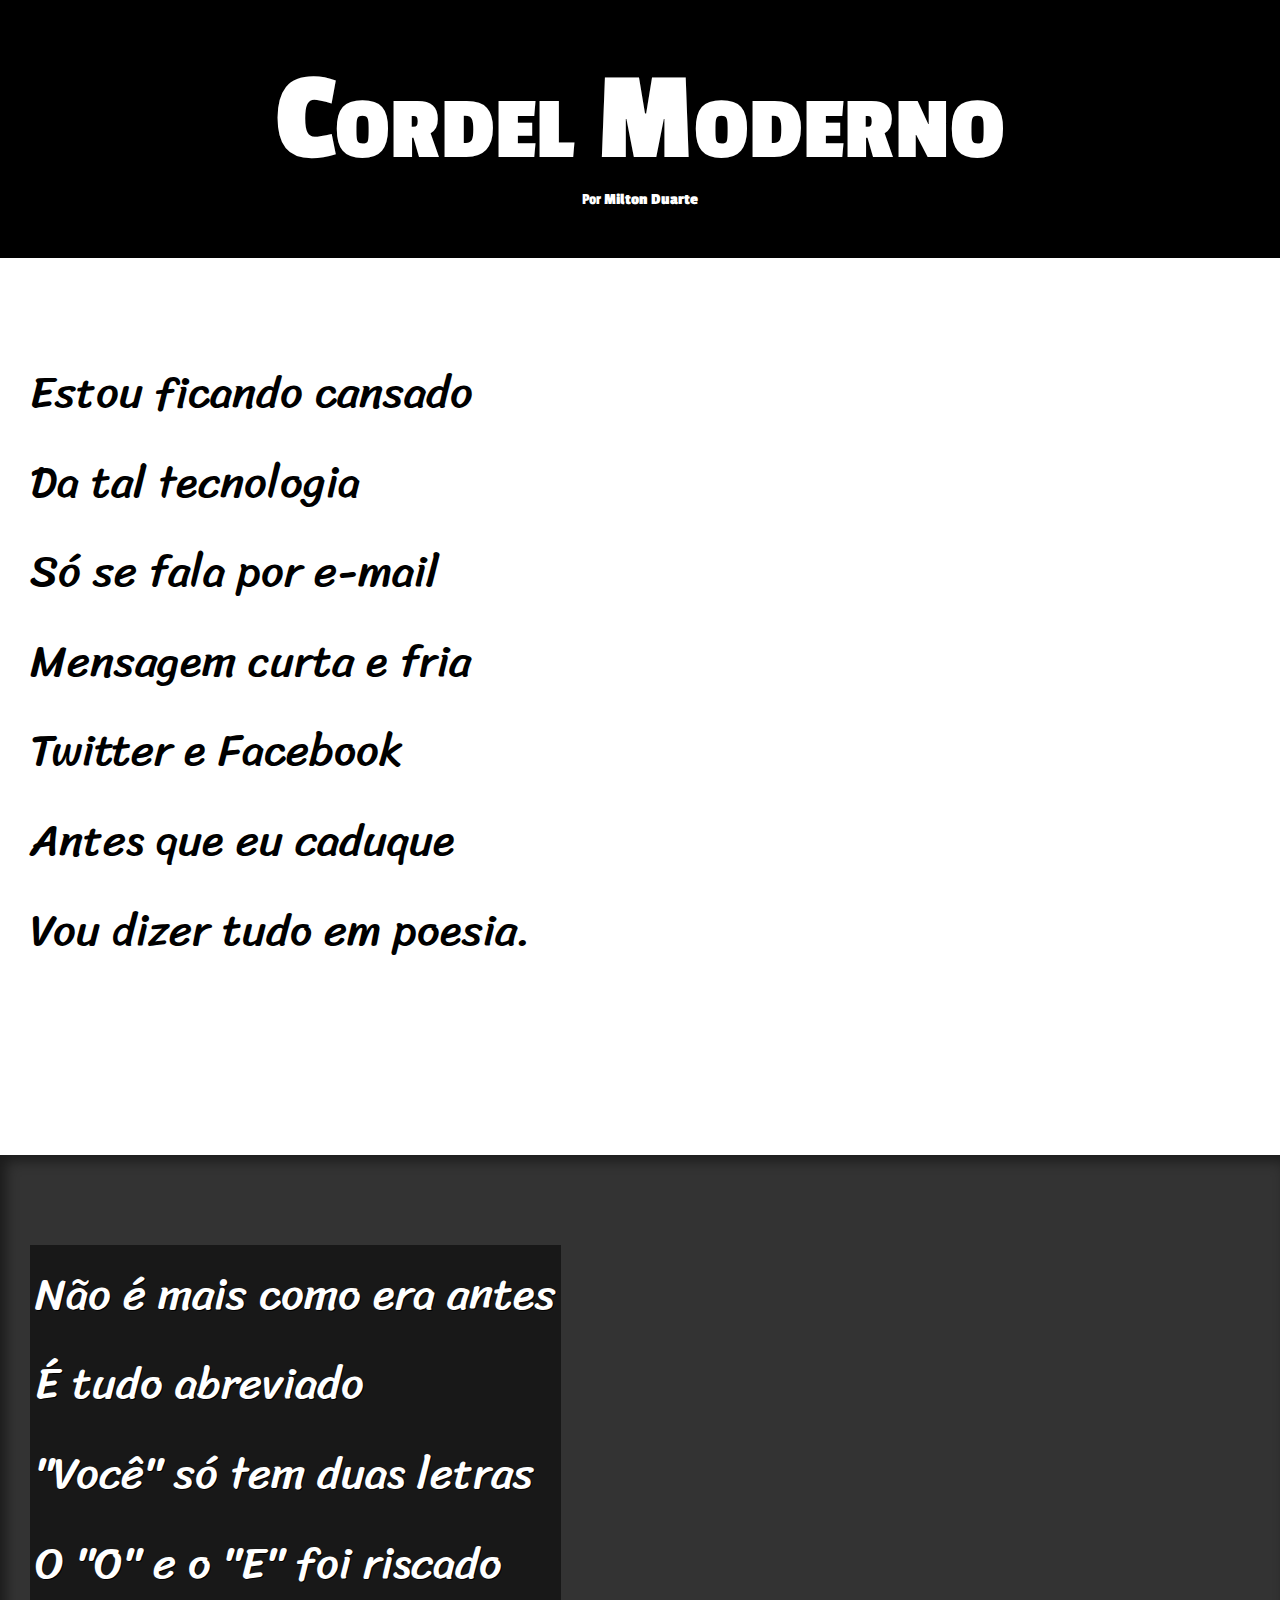
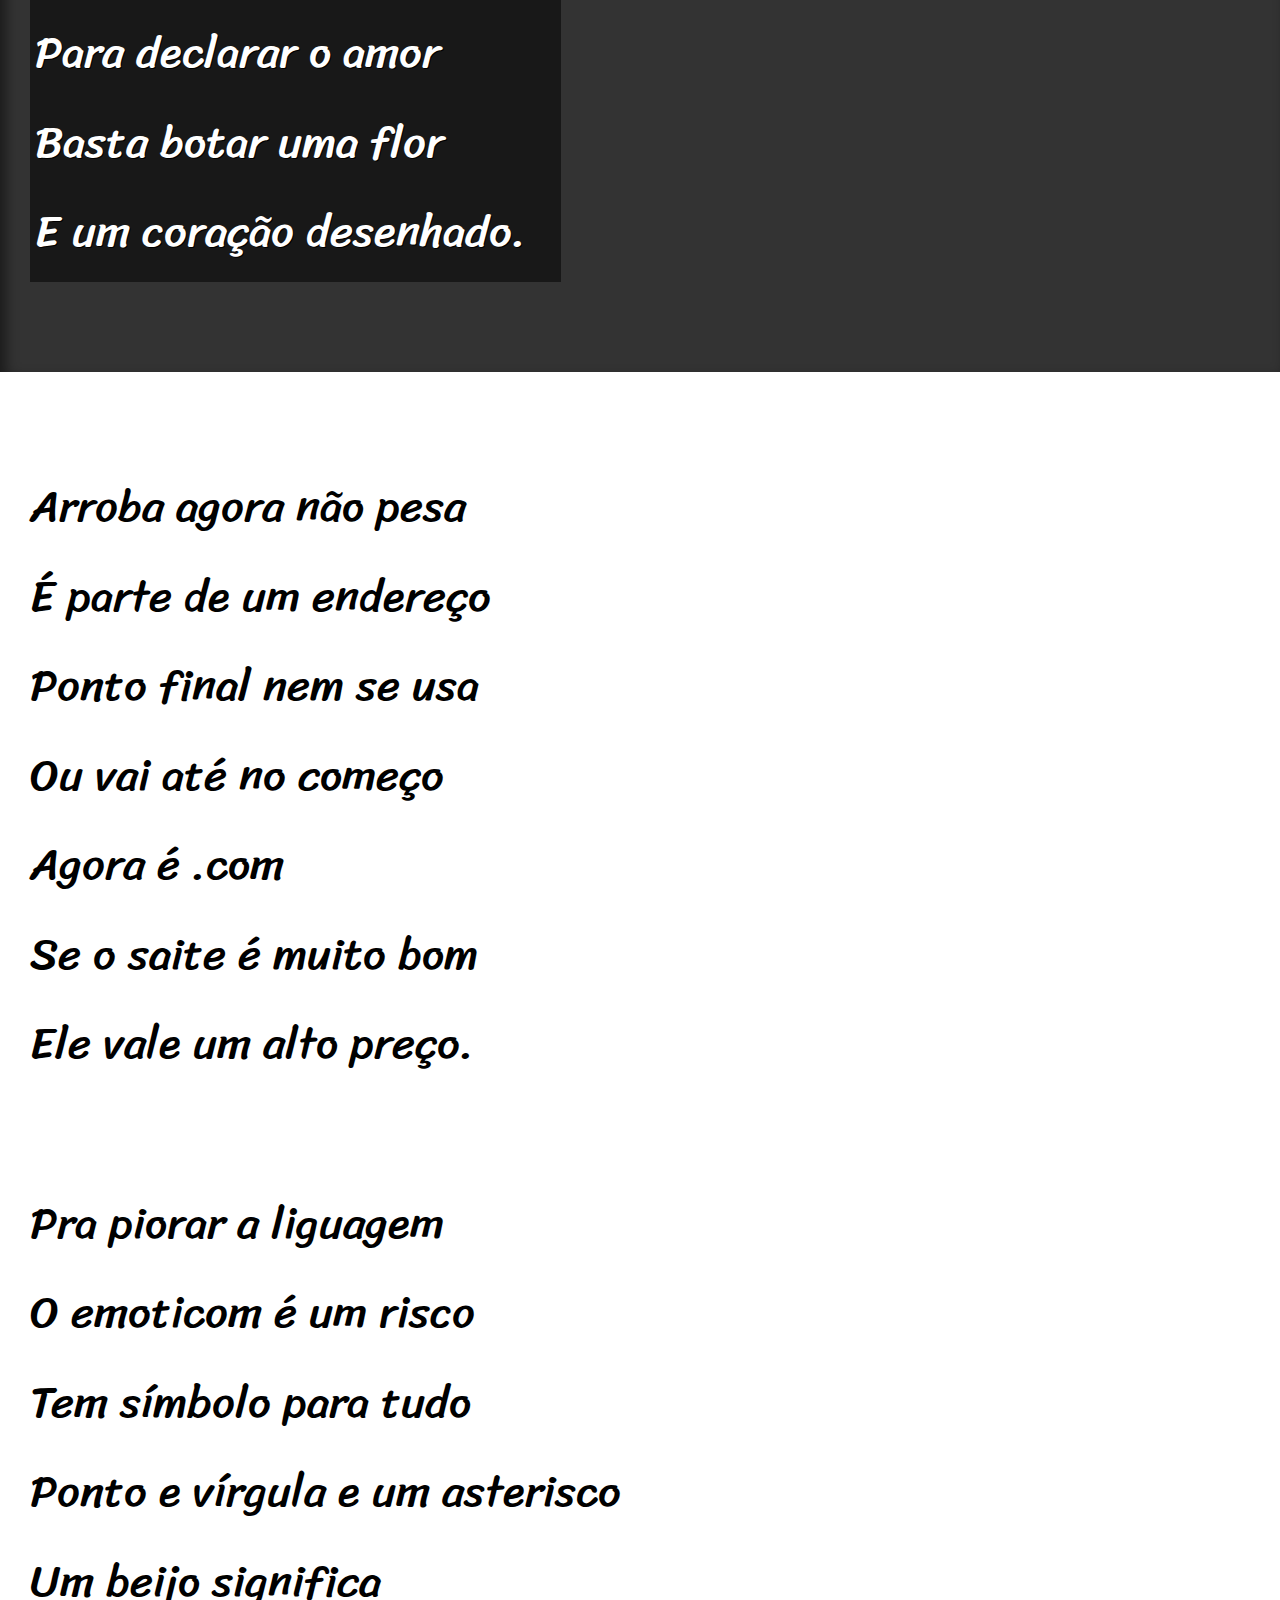
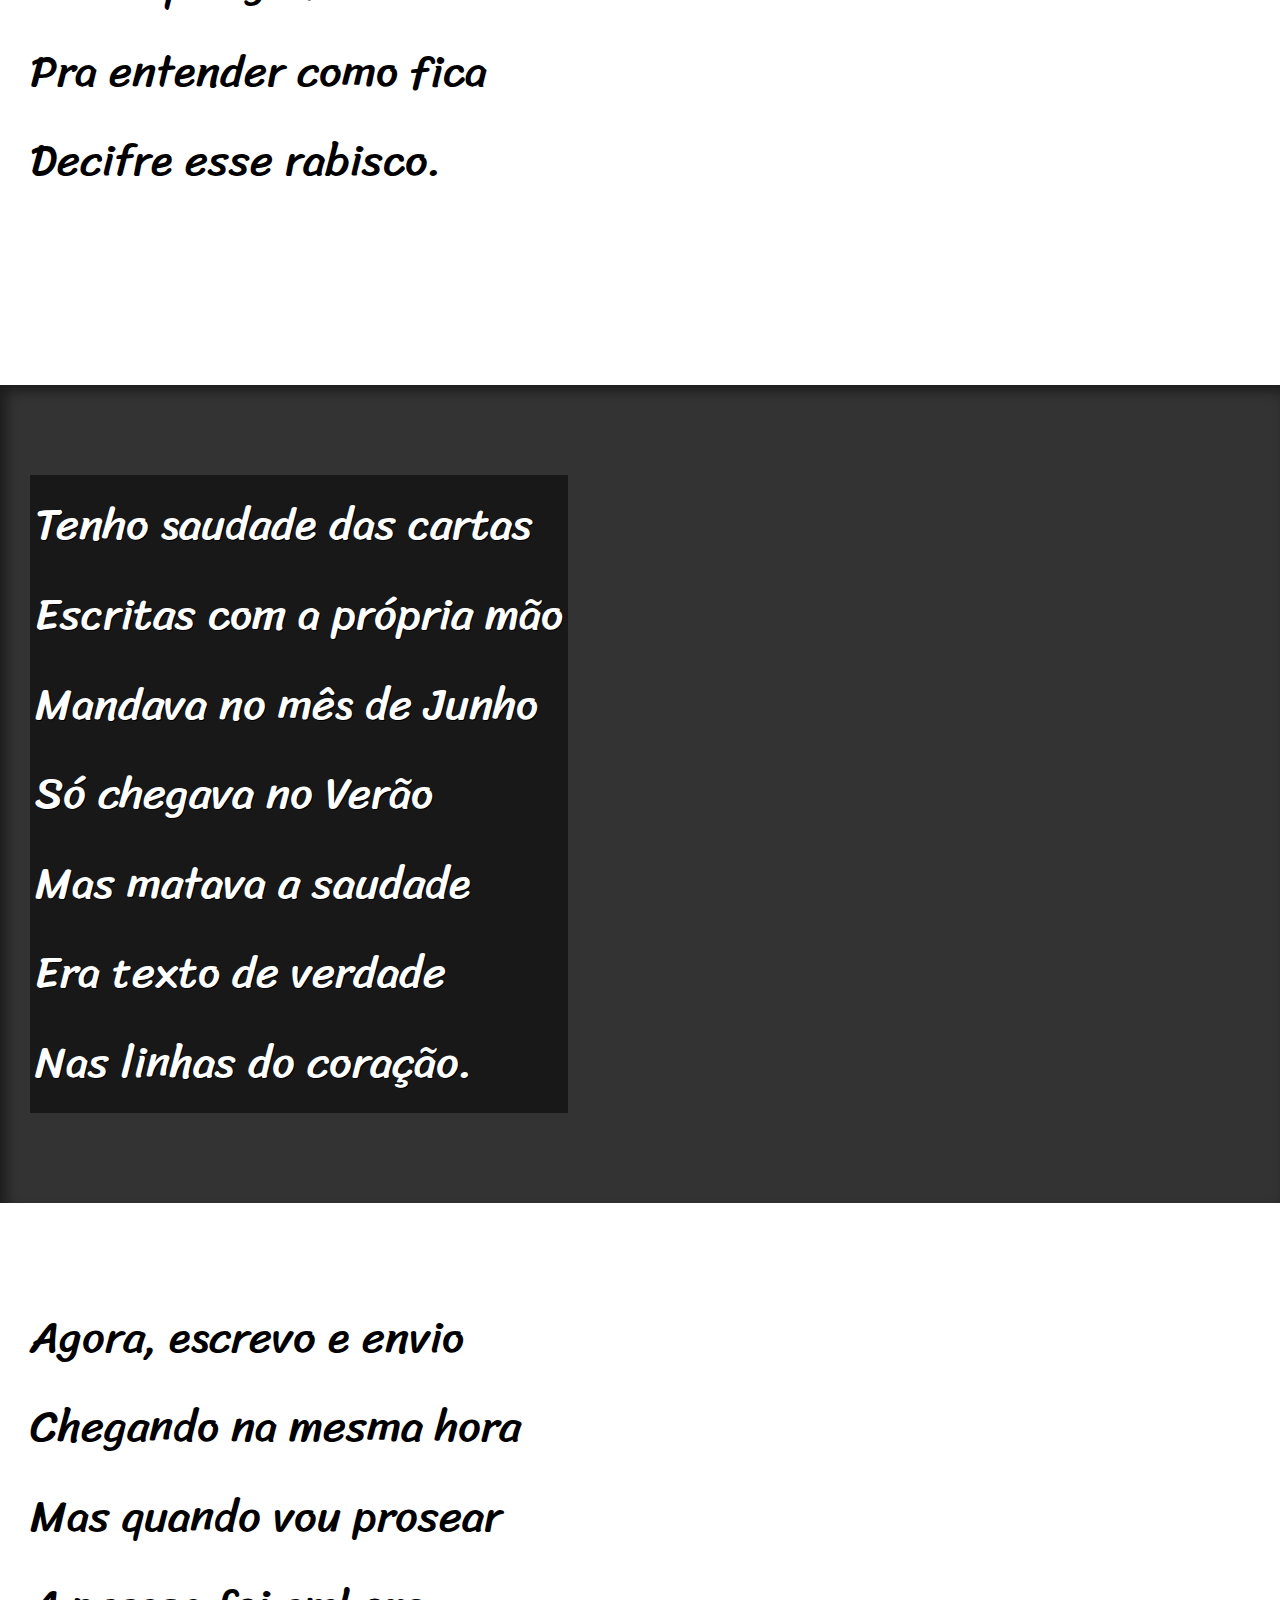
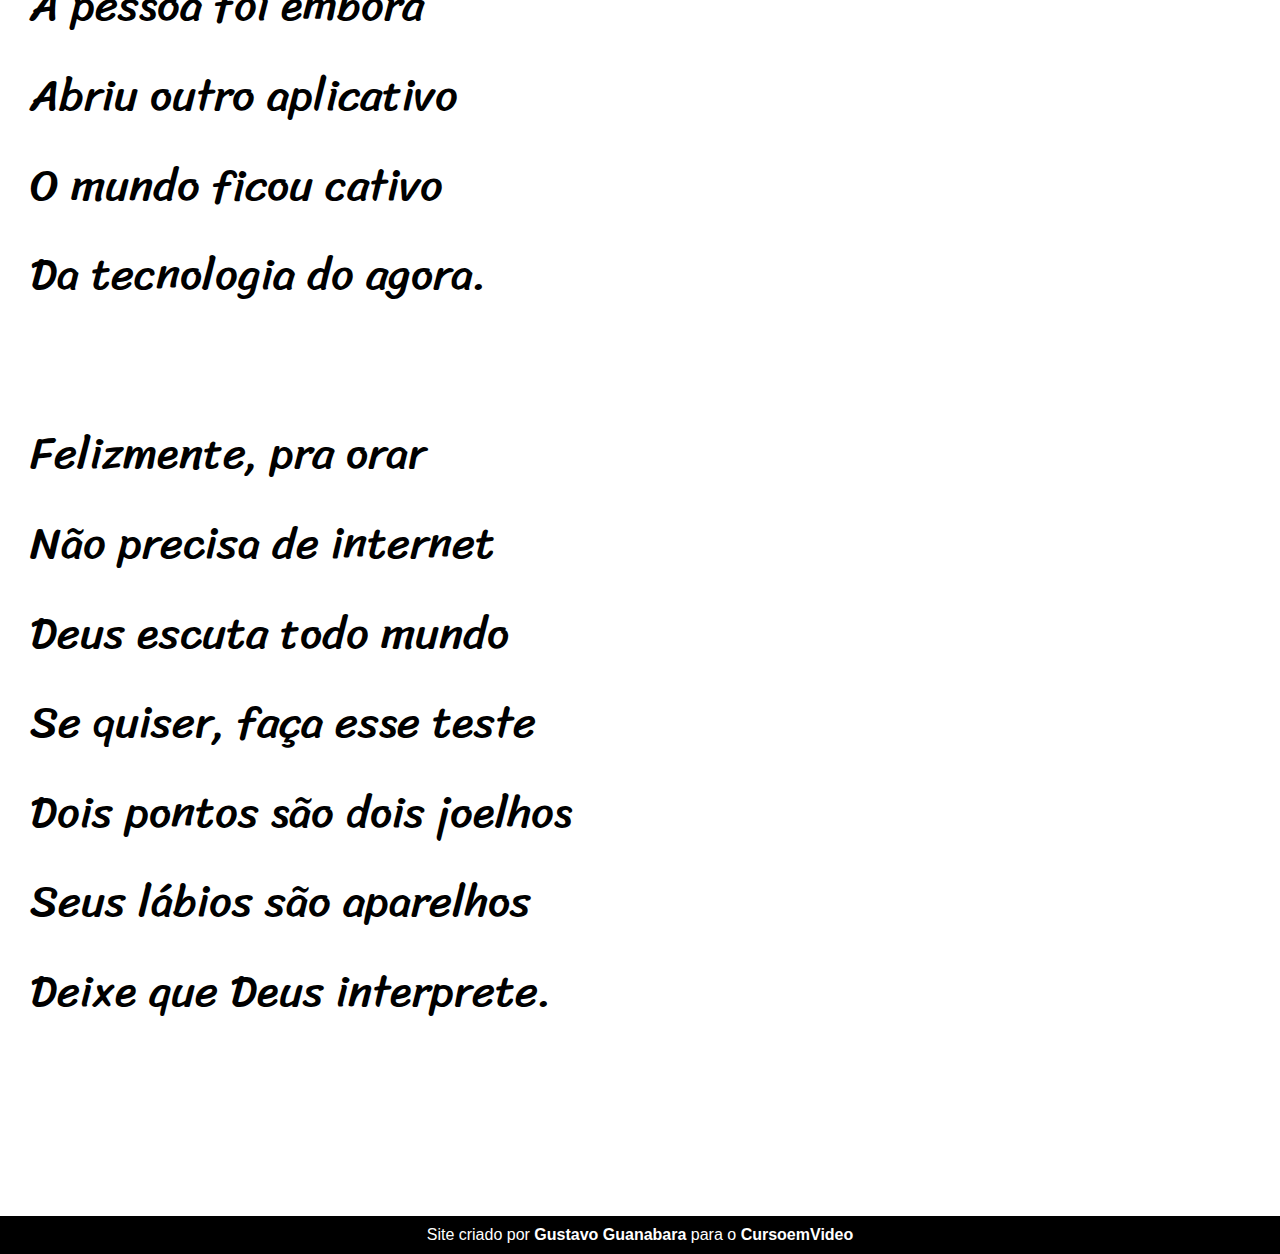
<file: html-css/desafios/d012/index.html>
<!DOCTYPE html>

<html lang="pt-br">
    <head>
        <meta charset="UTF-8">
        <meta http-equiv="X-UA-Compatible" content="IE=edge">
        <meta name="viewport" content="width=device-width, initial-scale=1.0">

        <link rel="stylesheet" href="estilo/style.css">

        <title>Cordel Moderno</title>
    </head>
    <body>
        <header>
            <h1>Cordel Moderno</h1>
            <p>
                Por <a href="https://www.recantodasletras.com.br/poesias/3186743" target="_blank">Milton Duarte</a>
            </p>
        </header>

        <section class="normal">
            <p>
                Estou ficando cansado <br>
                Da tal tecnologia <br>
                Só se fala por e-mail <br>
                Mensagem curta e fria <br>
                Twitter e Facebook <br>
                Antes que eu caduque <br>
                Vou dizer tudo em poesia.
            </p>
        </section>

        <section class="imagem" id="img01">
            <p>
                Não é mais como era antes <br>
                É tudo abreviado <br>
                "Você" só tem duas letras <br>
                O "O" e o "E" foi riscado <br>
                Para declarar o amor <br>
                Basta botar uma flor <br>
                E um coração desenhado.
            </p>
        </section>

        <section class="normal">
            <p>
                Arroba agora não pesa <br>
                É parte de um endereço <br>
                Ponto final nem se usa <br>
                Ou vai até no começo <br>
                Agora é .com <br>
                Se o saite é muito bom <br>
                Ele vale um alto preço.
            </p>

            <p>
                Pra piorar a liguagem <br>
                O emoticom é um risco <br>
                Tem símbolo para tudo <br>
                Ponto e vírgula e um asterisco <br>
                Um beijo significa <br>
                Pra entender como fica <br>
                Decifre esse rabisco.
            </p>
        </section>

        <section class="imagem" id="img02">
            <p>
                Tenho saudade das cartas <br>
                Escritas com a própria mão <br>
                Mandava no mês de Junho <br>
                Só chegava no Verão <br>
                Mas matava a saudade <br>
                Era texto de verdade <br>
                Nas linhas do coração.
            </p>
        </section>

        <section class="normal">
            <p>
                Agora, escrevo e envio <br>
                Chegando na mesma hora <br>
                Mas quando vou prosear <br>
                A pessoa foi embora <br>
                Abriu outro aplicativo <br>
                O mundo ficou cativo <br>
                Da tecnologia do agora.
            </p>

            <p>
                Felizmente, pra orar <br>
                Não precisa de internet <br>
                Deus escuta todo mundo <br>
                Se quiser, faça esse teste <br>
                Dois pontos são dois joelhos <br>
                Seus lábios são aparelhos <br>
                Deixe que Deus interprete.
            </p>
        </section>

        <footer>
            <p>
                Site criado por <a href="https://gustavoguanabara.github.io" target="_blank">Gustavo Guanabara</a> para o <a href="https://www.cursoemvideo.com" target="_blank">CursoemVideo</a>
            </p>
        </footer>
    </body>
</html>
</file>
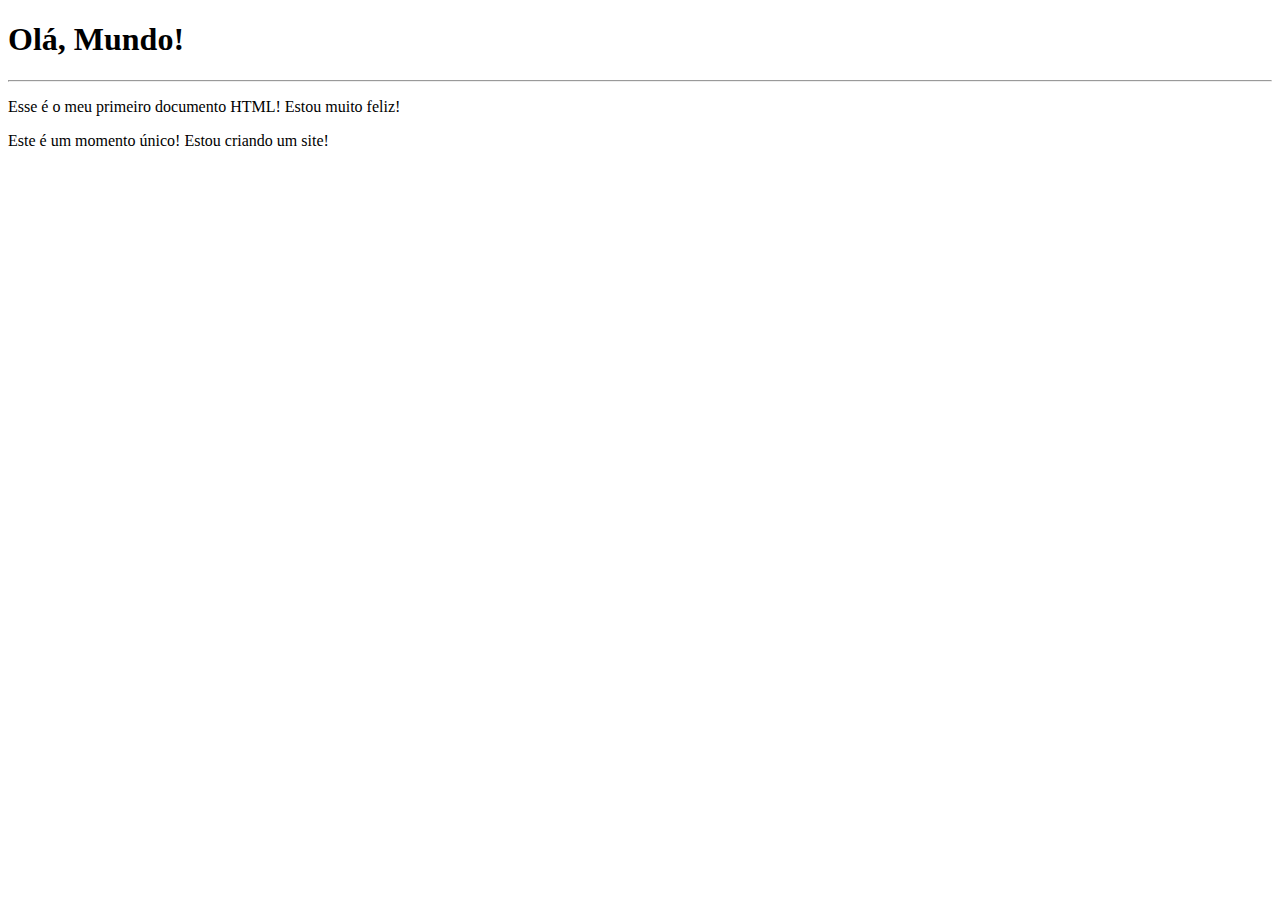
<file: html-css/exercicios/ex001/index.html>
<!--
    Curso em Vídeo - HTML5+CSS3 - Módulo 1 - Capítulo 04 - Aula 02 - Vídeo 12
    ===========================================================================
    https://youtu.be/E6CdIawPTh0?list=PLHz_AreHm4dkZ9-atkcmcBaMZdmLHft8n

    ->  HTML: Hyper Text Markup Language
-->
<!DOCTYPE html>

<html lang="pt-br">
    <head>
        <meta charset="UTF-8">
        <meta http-equiv="X-UA-Compatible" content="IE=edge">
        <meta name="viewport" content="width=device-width, initial-scale=1.0">

        <title>Meu primeiro exercício</title>
    </head>
    <body>
        <h1>Olá, Mundo!</h1>
        <hr>
        <p>Esse é o meu primeiro documento HTML! Estou muito feliz!</p>
        <p>Este é um momento único! Estou criando um site!</p>
    </body>
</html>
</file>
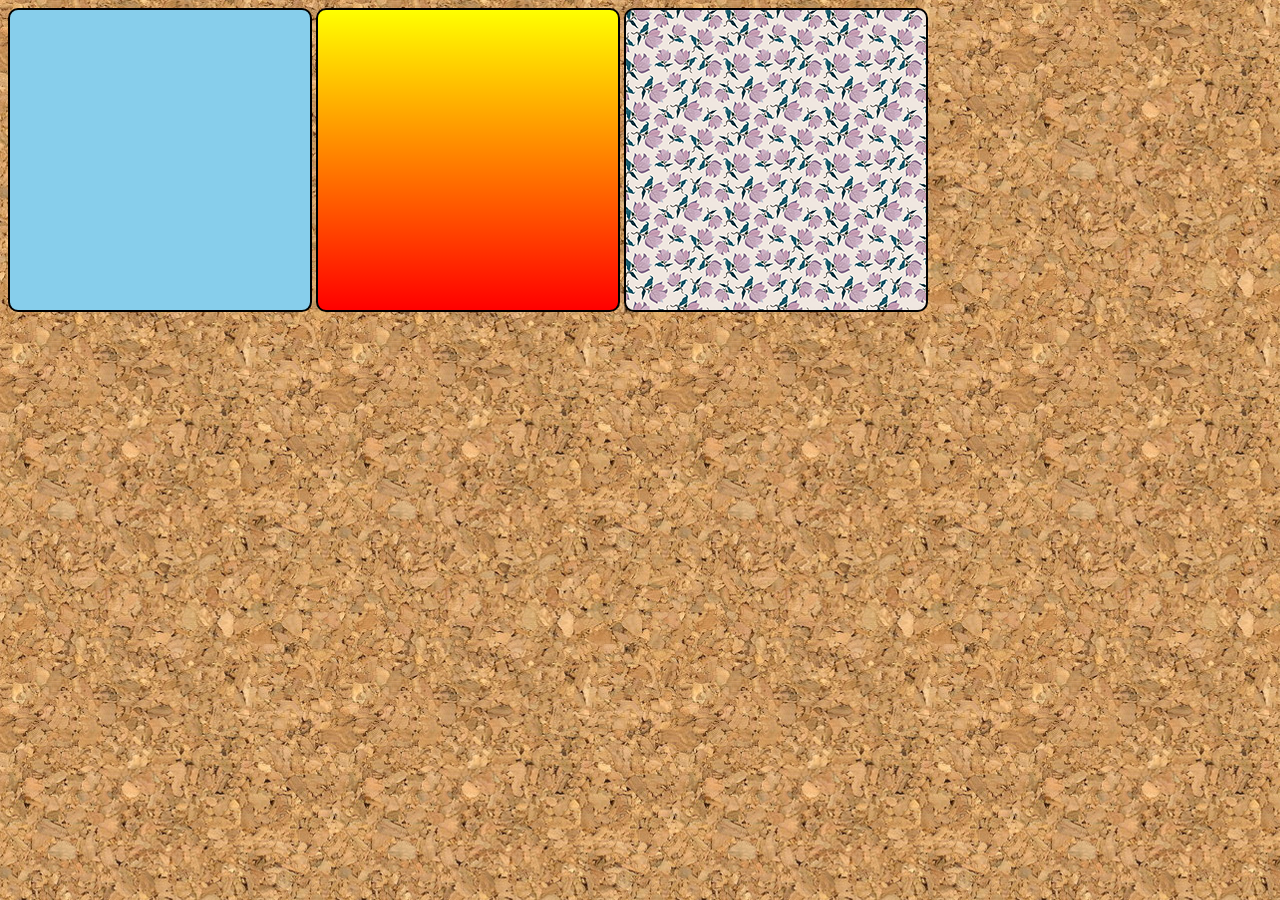
<file: html-css/exercicios/ex022/fundo001.html>
<!--
    Curso em Vídeo - HTML5+CSS3 - Módulo 3 - Capítulo 19 - Aula 02 - Vídeo 13
    ============================================================================
    https://youtu.be/9hV5oXi80-A?list=PLHz_AreHm4dmcAviDwiGgHbeEJToxbOpZ
-->
<!DOCTYPE html>

<html lang="pt-br">
    <head>
        <meta charset="UTF-8">
        <meta http-equiv="X-UA-Compatible" content="IE=edge">
        <meta name="viewport" content="width=device-width, initial-scale=1.0">

        <style>
            body {
                background-image: url('imagens/wallpaper001.jpg');
            }

            div.quadrado {
                display: inline-block;

                border: 2px solid black;
                border-radius: 10px;

                background-color: lightgray;

                width: 300px;
                height: 300px;
            }

            div#q1 {
                background-color: skyblue;
            }

            div#q2 {
                background-image: linear-gradient(to bottom, yellow, red);
            }

            div#q3 {
                background-image: url('imagens/pattern003.png');
            }
        </style>

        <title>Teste de Imagem de Fundo</title>
    </head>
    <body>
        <div class="quadrado" id="q1"></div>

        <div class="quadrado" id="q2"></div>

        <div class="quadrado" id="q3"></div>
    </body>
</html>
</file>
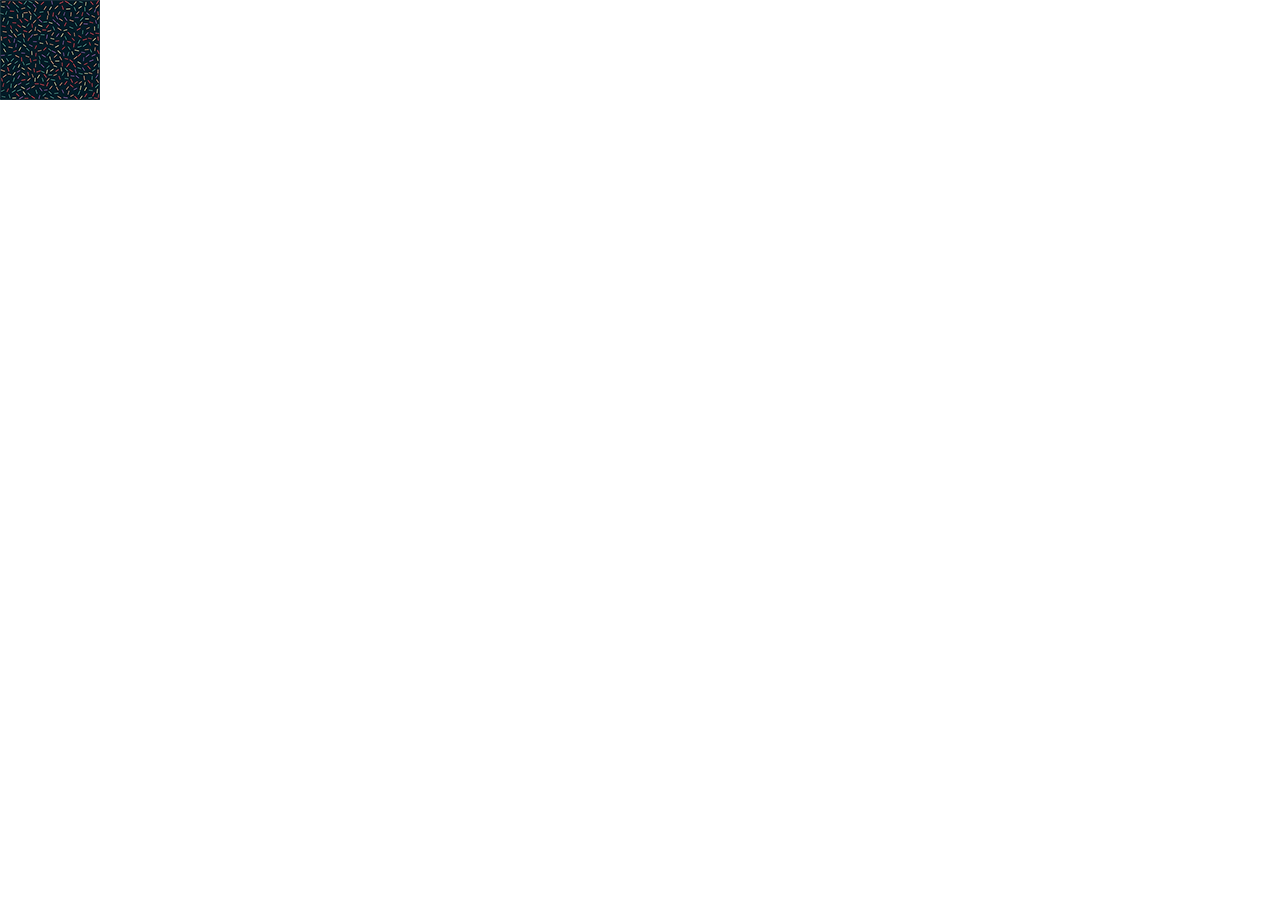
<file: html-css/exercicios/ex022/fundo002.html>
<!--
    Curso em Vídeo - HTML5+CSS3 - Módulo 3 - Capítulo 19 - Aula 03 - Vídeo 14
    ============================================================================
    https://youtu.be/_5KoMUMCTG0?list=PLHz_AreHm4dmcAviDwiGgHbeEJToxbOpZ
-->
<!DOCTYPE html>

<html lang="pt-br">
    <head>
        <meta charset="UTF-8">
        <meta http-equiv="X-UA-Compatible" content="IE=edge">
        <meta name="viewport" content="width=device-width, initial-scale=1.0">

        <style>
            body {
                background-image: url('imagens/pattern001.png');
                background-size: 100px 100px; /* Tamanho de cada imagem */
                background-repeat: no-repeat;
            }
        </style>
        
        <title>Personalização dos fundos</title>
    </head>
    <body>
        
    </body>
</html>
</file>
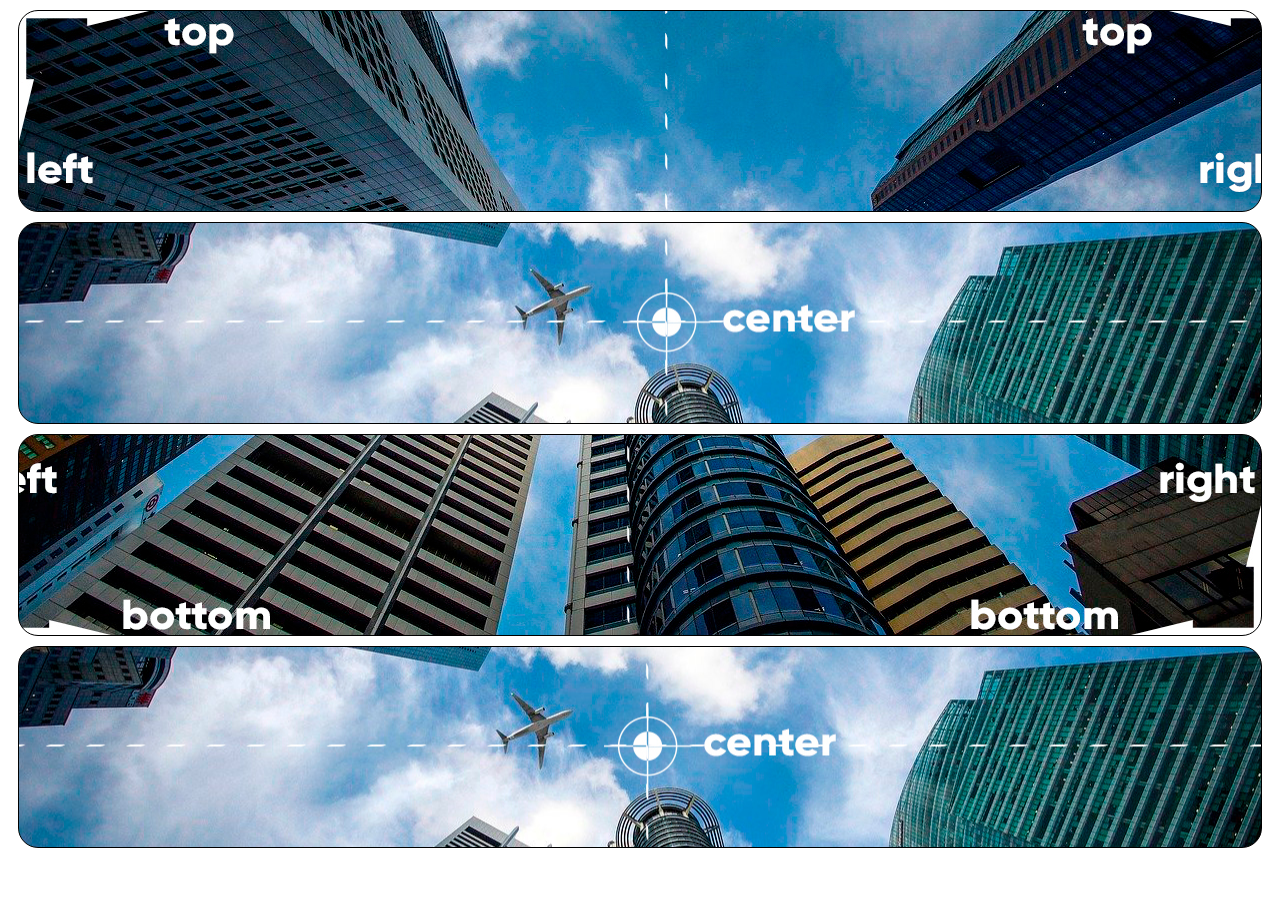
<file: html-css/exercicios/ex022/fundo003.html>
<!--
    Curso em Vídeo - HTML5+CSS3 - Módulo 3 - Capítulo 19 - Aula 04 - Vídeo 15
    ============================================================================
    https://youtu.be/RpcmGqvzWxQ?list=PLHz_AreHm4dmcAviDwiGgHbeEJToxbOpZ
-->
<!DOCTYPE html>

<html lang="pt-br">
    <head>
        <meta charset="UTF-8">
        <meta http-equiv="X-UA-Compatible" content="IE=edge">
        <meta name="viewport" content="width=device-width, initial-scale=1.0">
        
        <style>
            div.bloco {
                height: 200px;

                background-image: url('imagens/wallpaper003.jpg');

                border: 1px solid black;
                border-radius: 20px;

                margin: 10px;
            }

            div#q1 {
                background-position: left top;
            }

            div#q2 {
                background-position: left center;
            }

            div#q3 {
                background-position: right bottom;
            }

            div#q4 {
                background-position: center center;
            }
        </style>

        <title>Posição dos Fundos</title>
    </head>
    <body>
        <div class="bloco" id="q1"></div>

        <div class="bloco" id="q2"></div>

        <div class="bloco" id="q3"></div>

        <div class="bloco" id="q4"></div>
    </body>
</html>
</file>
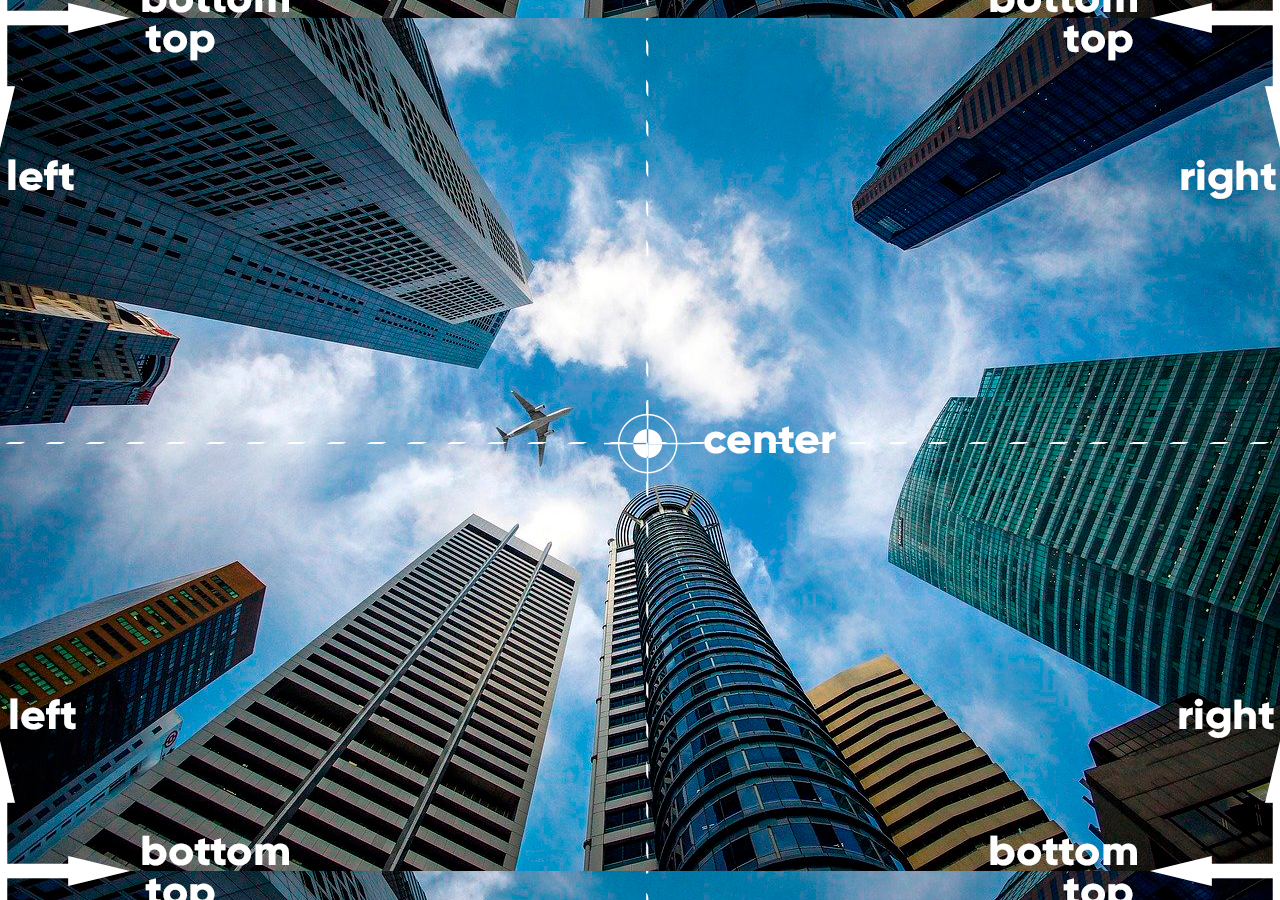
<file: html-css/exercicios/ex022/fundo005.html>
<!--
    Curso em Vídeo - HTML5+CSS3 - Módulo 3 - Capítulo 19 - Aula 04 - Vídeo 15
    ============================================================================
    https://youtu.be/RpcmGqvzWxQ?list=PLHz_AreHm4dmcAviDwiGgHbeEJToxbOpZ
-->
<!DOCTYPE html>

<html lang="pt-br">
    <head>
        <meta charset="UTF-8">
        <meta http-equiv="X-UA-Compatible" content="IE=edge">
        <meta name="viewport" content="width=device-width, initial-scale=1.0">

        <style>
            body {
                height: 97vh;
                
                background-image: url('imagens/wallpaper003.jpg');
                background-position: center center;
            }
        </style>

        <title>Posicionamento</title>
    </head>
    <body>
        
    </body>
</html>
</file>
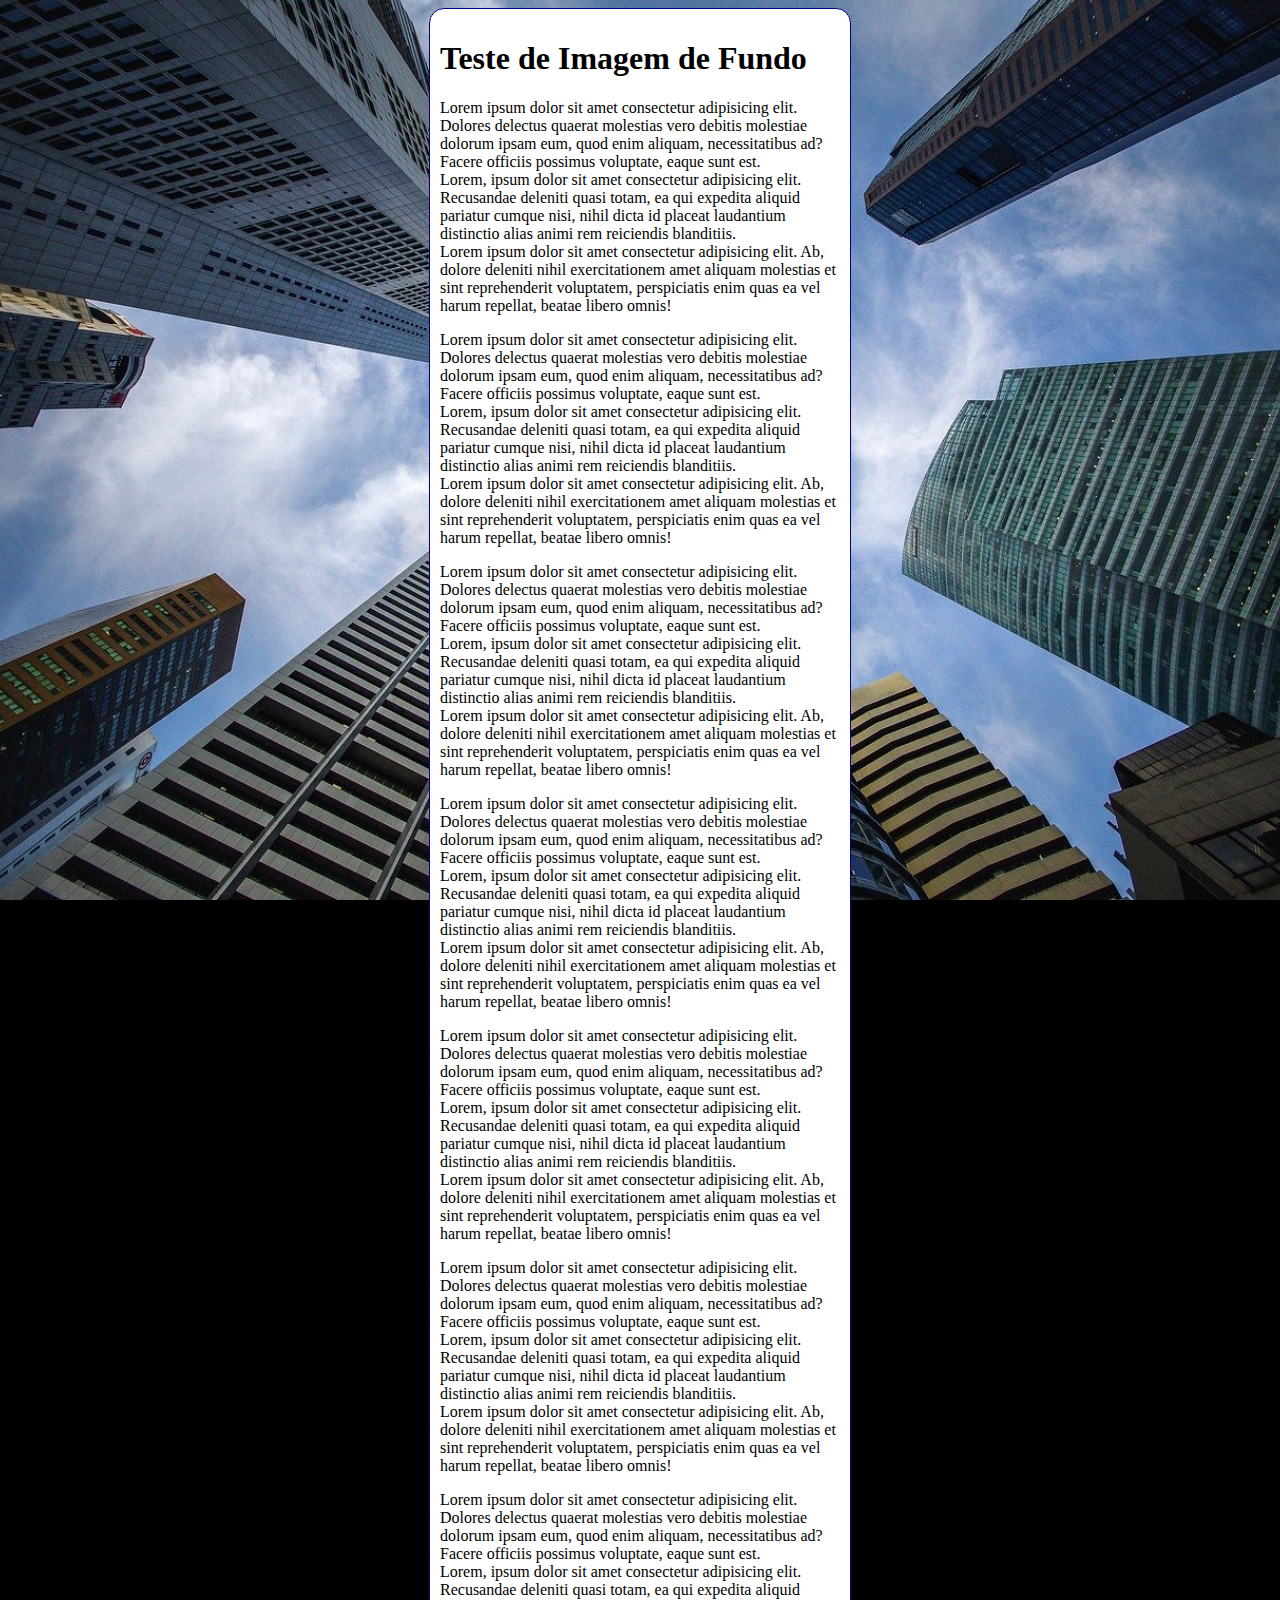
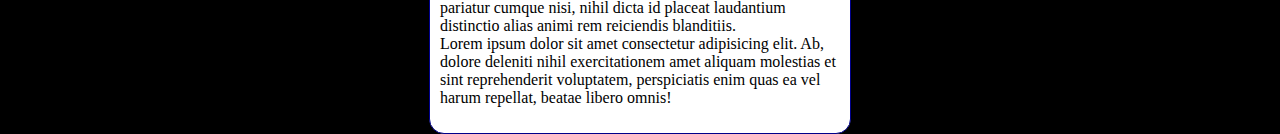
<file: html-css/exercicios/ex022/fundo006.html>
<!--
    Curso em Vídeo - HTML5+CSS3 - Módulo 3 - Capítulo 19 - Aula 05 - Vídeo 16
                                                           Aula 06 - Vídeo 17
    ============================================================================
    https://youtu.be/lNaoi5AUCsc?list=PLHz_AreHm4dmcAviDwiGgHbeEJToxbOpZ
    https://youtu.be/PzJwwA6LVts?list=PLHz_AreHm4dmcAviDwiGgHbeEJToxbOpZ
-->
<!DOCTYPE html>

<html lang="pt-br">
    <head>
        <meta charset="UTF-8">
        <meta http-equiv="X-UA-Compatible" content="IE=edge">
        <meta name="viewport" content="width=device-width, initial-scale=1.0">
        <style>
            body {
                height: 97vh;

                /* background-color: black;
                background-image: url('imagens/wallpaper002.jpg');
                background-position: center center;
                background-repeat: no-repeat;
                background-size: cover;
                background-attachment: fixed; */

                /*
                    Shorthand - background
                    ======================
                    color > image > position > repeat > /[size] > attachment
                */
                background: black url('imagens/wallpaper002.jpg') center center /cover fixed;
            }

            main {
                background-color: white;
                max-width: 400px;
                padding: 10px;
                margin: auto;
                border: 1px solid darkblue;
                border-radius: 15px;
            }
        </style>
        
        <title>Fundo fixo de tela</title>
    </head>
    <body>
        <main>
            <h1>Teste de Imagem de Fundo</h1>
            <p>
                Lorem ipsum dolor sit amet consectetur adipisicing elit. Dolores delectus quaerat molestias vero debitis molestiae dolorum ipsam eum, quod enim aliquam, necessitatibus ad? Facere officiis possimus voluptate, eaque sunt est. <br>
                Lorem, ipsum dolor sit amet consectetur adipisicing elit. Recusandae deleniti quasi totam, ea qui expedita aliquid pariatur cumque nisi, nihil dicta id placeat laudantium distinctio alias animi rem reiciendis blanditiis. <br>
                Lorem ipsum dolor sit amet consectetur adipisicing elit. Ab, dolore deleniti nihil exercitationem amet aliquam molestias et sint reprehenderit voluptatem, perspiciatis enim quas ea vel harum repellat, beatae libero omnis!
            </p>

            <p>
                Lorem ipsum dolor sit amet consectetur adipisicing elit. Dolores delectus quaerat molestias vero debitis molestiae dolorum ipsam eum, quod enim aliquam, necessitatibus ad? Facere officiis possimus voluptate, eaque sunt est. <br>
                Lorem, ipsum dolor sit amet consectetur adipisicing elit. Recusandae deleniti quasi totam, ea qui expedita aliquid pariatur cumque nisi, nihil dicta id placeat laudantium distinctio alias animi rem reiciendis blanditiis. <br>
                Lorem ipsum dolor sit amet consectetur adipisicing elit. Ab, dolore deleniti nihil exercitationem amet aliquam molestias et sint reprehenderit voluptatem, perspiciatis enim quas ea vel harum repellat, beatae libero omnis!
            </p>

            <p>
                Lorem ipsum dolor sit amet consectetur adipisicing elit. Dolores delectus quaerat molestias vero debitis molestiae dolorum ipsam eum, quod enim aliquam, necessitatibus ad? Facere officiis possimus voluptate, eaque sunt est. <br>
                Lorem, ipsum dolor sit amet consectetur adipisicing elit. Recusandae deleniti quasi totam, ea qui expedita aliquid pariatur cumque nisi, nihil dicta id placeat laudantium distinctio alias animi rem reiciendis blanditiis. <br>
                Lorem ipsum dolor sit amet consectetur adipisicing elit. Ab, dolore deleniti nihil exercitationem amet aliquam molestias et sint reprehenderit voluptatem, perspiciatis enim quas ea vel harum repellat, beatae libero omnis!
            </p>

            <p>
                Lorem ipsum dolor sit amet consectetur adipisicing elit. Dolores delectus quaerat molestias vero debitis molestiae dolorum ipsam eum, quod enim aliquam, necessitatibus ad? Facere officiis possimus voluptate, eaque sunt est. <br>
                Lorem, ipsum dolor sit amet consectetur adipisicing elit. Recusandae deleniti quasi totam, ea qui expedita aliquid pariatur cumque nisi, nihil dicta id placeat laudantium distinctio alias animi rem reiciendis blanditiis. <br>
                Lorem ipsum dolor sit amet consectetur adipisicing elit. Ab, dolore deleniti nihil exercitationem amet aliquam molestias et sint reprehenderit voluptatem, perspiciatis enim quas ea vel harum repellat, beatae libero omnis!
            </p>

            <p>
                Lorem ipsum dolor sit amet consectetur adipisicing elit. Dolores delectus quaerat molestias vero debitis molestiae dolorum ipsam eum, quod enim aliquam, necessitatibus ad? Facere officiis possimus voluptate, eaque sunt est. <br>
                Lorem, ipsum dolor sit amet consectetur adipisicing elit. Recusandae deleniti quasi totam, ea qui expedita aliquid pariatur cumque nisi, nihil dicta id placeat laudantium distinctio alias animi rem reiciendis blanditiis. <br>
                Lorem ipsum dolor sit amet consectetur adipisicing elit. Ab, dolore deleniti nihil exercitationem amet aliquam molestias et sint reprehenderit voluptatem, perspiciatis enim quas ea vel harum repellat, beatae libero omnis!
            </p>

            <p>
                Lorem ipsum dolor sit amet consectetur adipisicing elit. Dolores delectus quaerat molestias vero debitis molestiae dolorum ipsam eum, quod enim aliquam, necessitatibus ad? Facere officiis possimus voluptate, eaque sunt est. <br>
                Lorem, ipsum dolor sit amet consectetur adipisicing elit. Recusandae deleniti quasi totam, ea qui expedita aliquid pariatur cumque nisi, nihil dicta id placeat laudantium distinctio alias animi rem reiciendis blanditiis. <br>
                Lorem ipsum dolor sit amet consectetur adipisicing elit. Ab, dolore deleniti nihil exercitationem amet aliquam molestias et sint reprehenderit voluptatem, perspiciatis enim quas ea vel harum repellat, beatae libero omnis!
            </p>

            <p>
                Lorem ipsum dolor sit amet consectetur adipisicing elit. Dolores delectus quaerat molestias vero debitis molestiae dolorum ipsam eum, quod enim aliquam, necessitatibus ad? Facere officiis possimus voluptate, eaque sunt est. <br>
                Lorem, ipsum dolor sit amet consectetur adipisicing elit. Recusandae deleniti quasi totam, ea qui expedita aliquid pariatur cumque nisi, nihil dicta id placeat laudantium distinctio alias animi rem reiciendis blanditiis. <br>
                Lorem ipsum dolor sit amet consectetur adipisicing elit. Ab, dolore deleniti nihil exercitationem amet aliquam molestias et sint reprehenderit voluptatem, perspiciatis enim quas ea vel harum repellat, beatae libero omnis!
            </p>
        </main>
    </body>
</html>
</file>
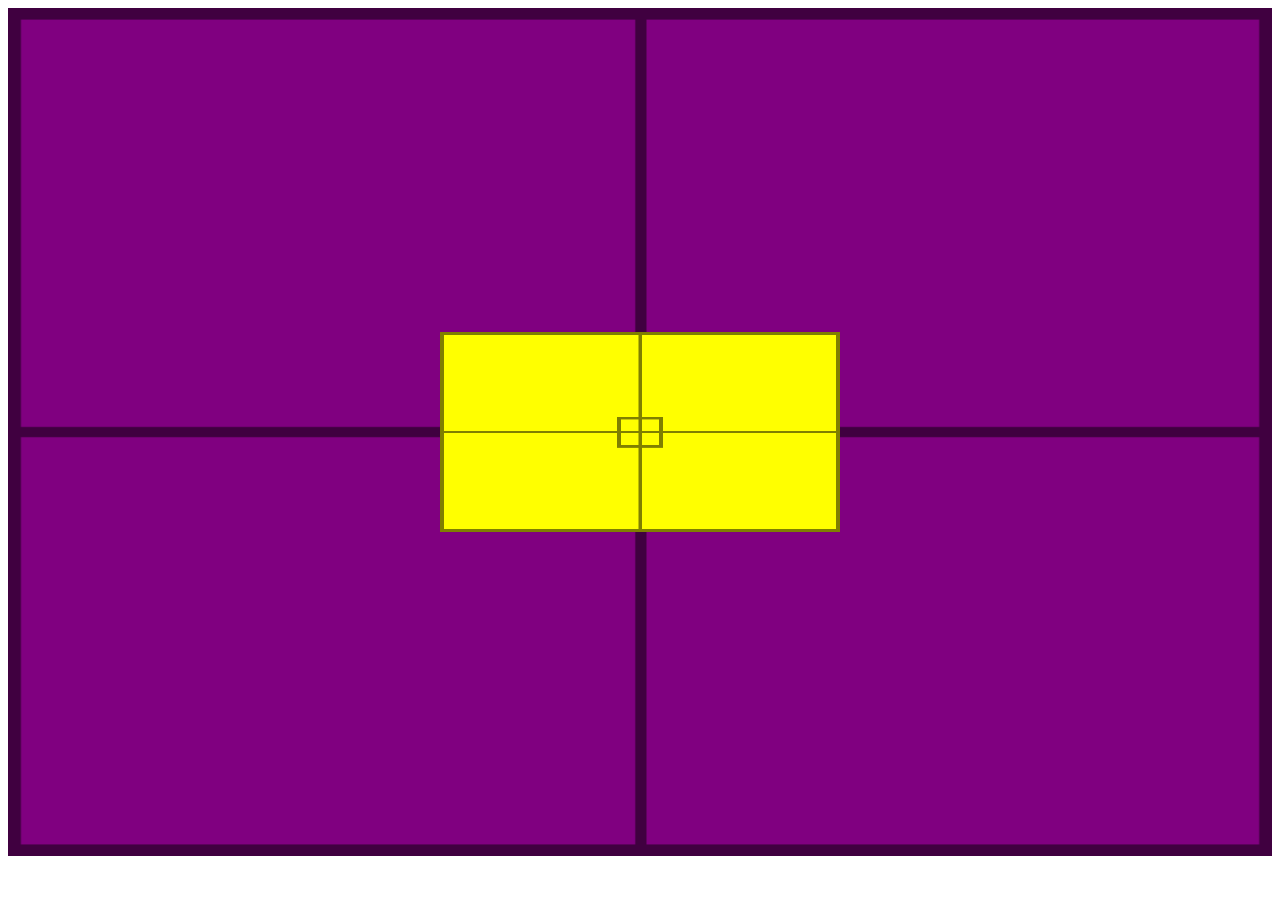
<file: html-css/exercicios/ex022/fundo007.html>
<!--
    Curso em Vídeo - HTML5+CSS3 - Módulo 3 - Capítulo 19 - Aula 07 - Vídeo 17
    ============================================================================
    https://youtu.be/-w0Qo_qQiRg?list=PLHz_AreHm4dmcAviDwiGgHbeEJToxbOpZ
    Centralização vertical de caixas - @Curso em Vídeo HTML5 e CSS3
-->
<!DOCTYPE html>

<html lang="pt-br">
    <head>
        <meta charset="UTF-8">
        <meta http-equiv="X-UA-Compatible" content="IE=edge">
        <meta name="viewport" content="width=device-width, initial-scale=1.0">

        <style>
            section#container {
                position: relative;

                height: 92vh;
                background-color: purple;
                background-image: url('imagens/target001.png');
                background-size: 100% 100%;
                padding: 10px;
            }

            article#conteudo {
                background-image: url('imagens/target001.png');
                background-size: 100% 100%;

                position: absolute;
                height: 200px;
                width: 400px;
                background-color: yellow;

                left: 50%;
                top: 50%;

                transform: translate(-50%, -50%);
            }
        </style>

        <title>Alinhamento vertical</title>
    </head>
    <body>
        <section id="container">
            <article id="conteudo">

            </article>
        </section>
    </body>
</html>
</file>
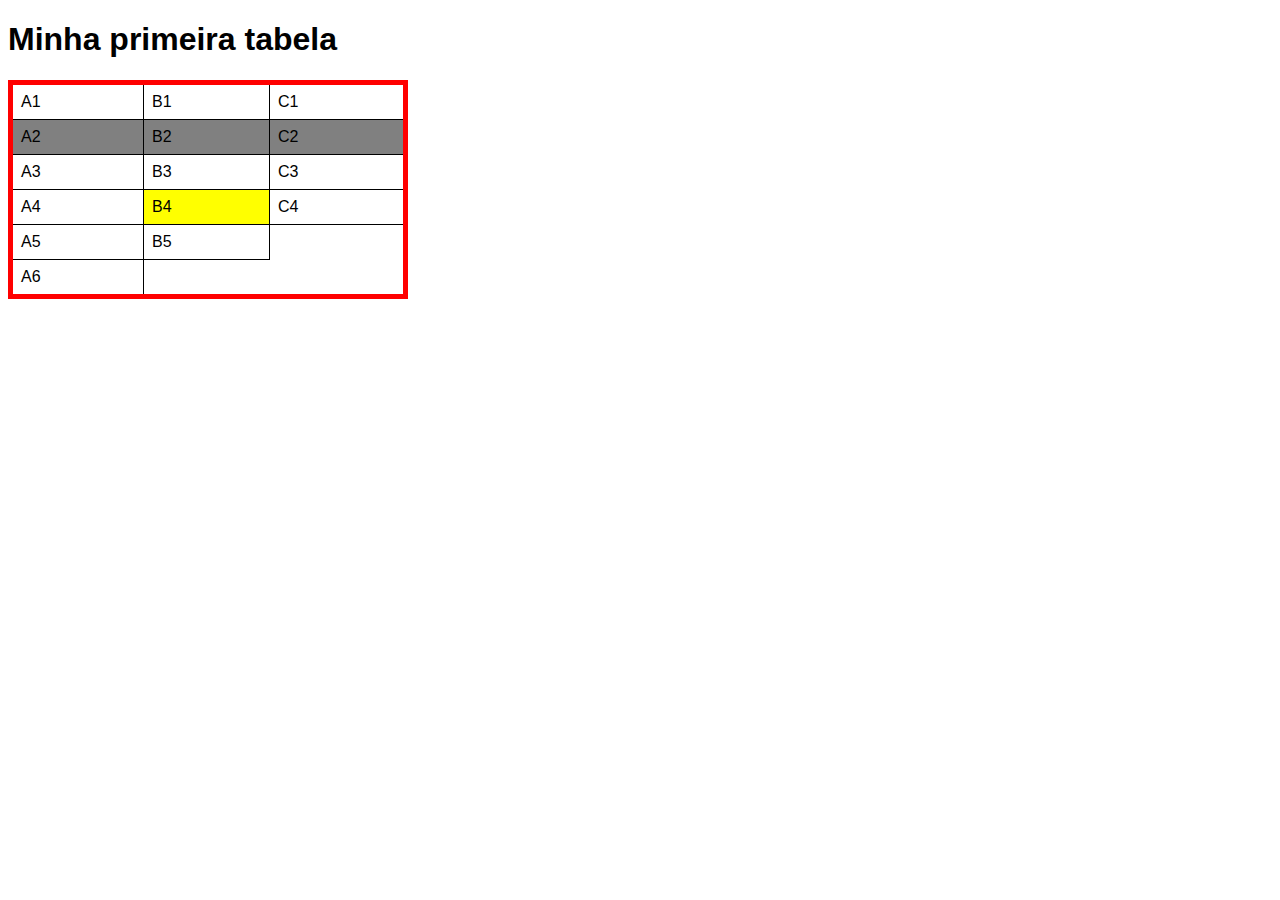
<file: html-css/exercicios/ex023/tabela001.html>
<!DOCTYPE html>
<html lang="pt-br">
    <head>
        <meta charset="UTF-8">
        <meta http-equiv="X-UA-Compatible" content="IE=edge">
        <meta name="viewport" content="width=device-width, initial-scale=1.0">

        <style>
            body {
                font-family: Arial, Helvetica, sans-serif;
            }

            table {
                width: 400px;
                border: 5px solid red;
                border-collapse: collapse;
            }

            tr.linha {
                background-color: gray;
            }

            td {
                border: 1px solid black;
                padding: 8px;
            }

            td.dado {
                background-color: yellow;
            }

        </style>

        <title>Tabelas</title>
    </head>
    <body>
        <h1>Minha primeira tabela</h1>

        <table>
            <tr>
                <td>A1</td>
                <td>B1</td>
                <td>C1</td>
            </tr>

            <tr class="linha">
                <td>A2</td>
                <td>B2</td>
                <td>C2</td>
            </tr>

            <tr>
                <td>A3</td>
                <td>B3</td>
                <td>C3</td>
            </tr>

            <tr>
                <td>A4</td>
                <td class="dado">B4</td>
                <td>C4</td>
            </tr>

            <tr>
                <td>A5</td>
                <td>B5</td>
            </tr>

            <tr>
                <td>A6</td>
            </tr>
        </table>
    </body>
</html>
</file>
<file: html-css/desafios/d012/estilo/style.css>
@charset "UTF-8";

@import url('https://fonts.googleapis.com/css2?family=Passion+One:wght@400;700;900&display=swap');

@import url('https://fonts.googleapis.com/css2?family=Sriracha&display=swap');

:root {
    --fonte1: Verdana, Geneva, Tahoma, sans-serif;
    --fonte2: 'Passion One', cursive;
    --fonte3: 'Sriracha', cursive;
}

* {
    margin: 0px;
    padding: 0px;
    font-size: 1em;
}

html, body {
    font-family: var(--fonte1);
    min-height: 100vh;
    background-color: darkgray;
}

header {
    font-family: var(--fonte2);
    background-color: black;
    color: white;
    text-align: center;
}

header > h1 {
    padding-top: 50px;
    font-variant: small-caps;
    font-size: 10vw;
}

header > p {
    padding-bottom: 50px;
}

a {
    color: white;
    text-decoration: none;
    font-weight: bolder;
}

a:hover {
    text-decoration: underline;
}

section {
    font-family: var(--fonte3);
    font-size: 3.5vw;
    padding-top: 10vh;
    padding-bottom: 10vh;
    line-height: 2em;
    padding-left: 30px;
}

section > p {
    padding-bottom: 2em;
}

section.normal {
    background-color: white;
    color: black;
}

section.imagem {
    background-color: rgb(51, 51, 51);
    color: white;
    box-shadow: inset 6px 6px 13px 0px rgba(0, 0, 0, 0.473);
    background-size: cover;
    background-attachment: fixed;
}

section#img01 {
    background-image: url('../imagens/background001.jpg');
    background-position: right center;
}

section#img02 {
    background-image: url('../imagens/background002.jpg');
    background-position: right center;
}

section.imagem > p {
    background-color: rgba(0, 0, 0, 0.514);
    display: inline-block;
    padding: 5px;
    text-shadow: 1px 1px 0px black;
}

footer {
    background-color: black;
    color: white;
    text-align: center;
    padding: 10px;
}
</file>
